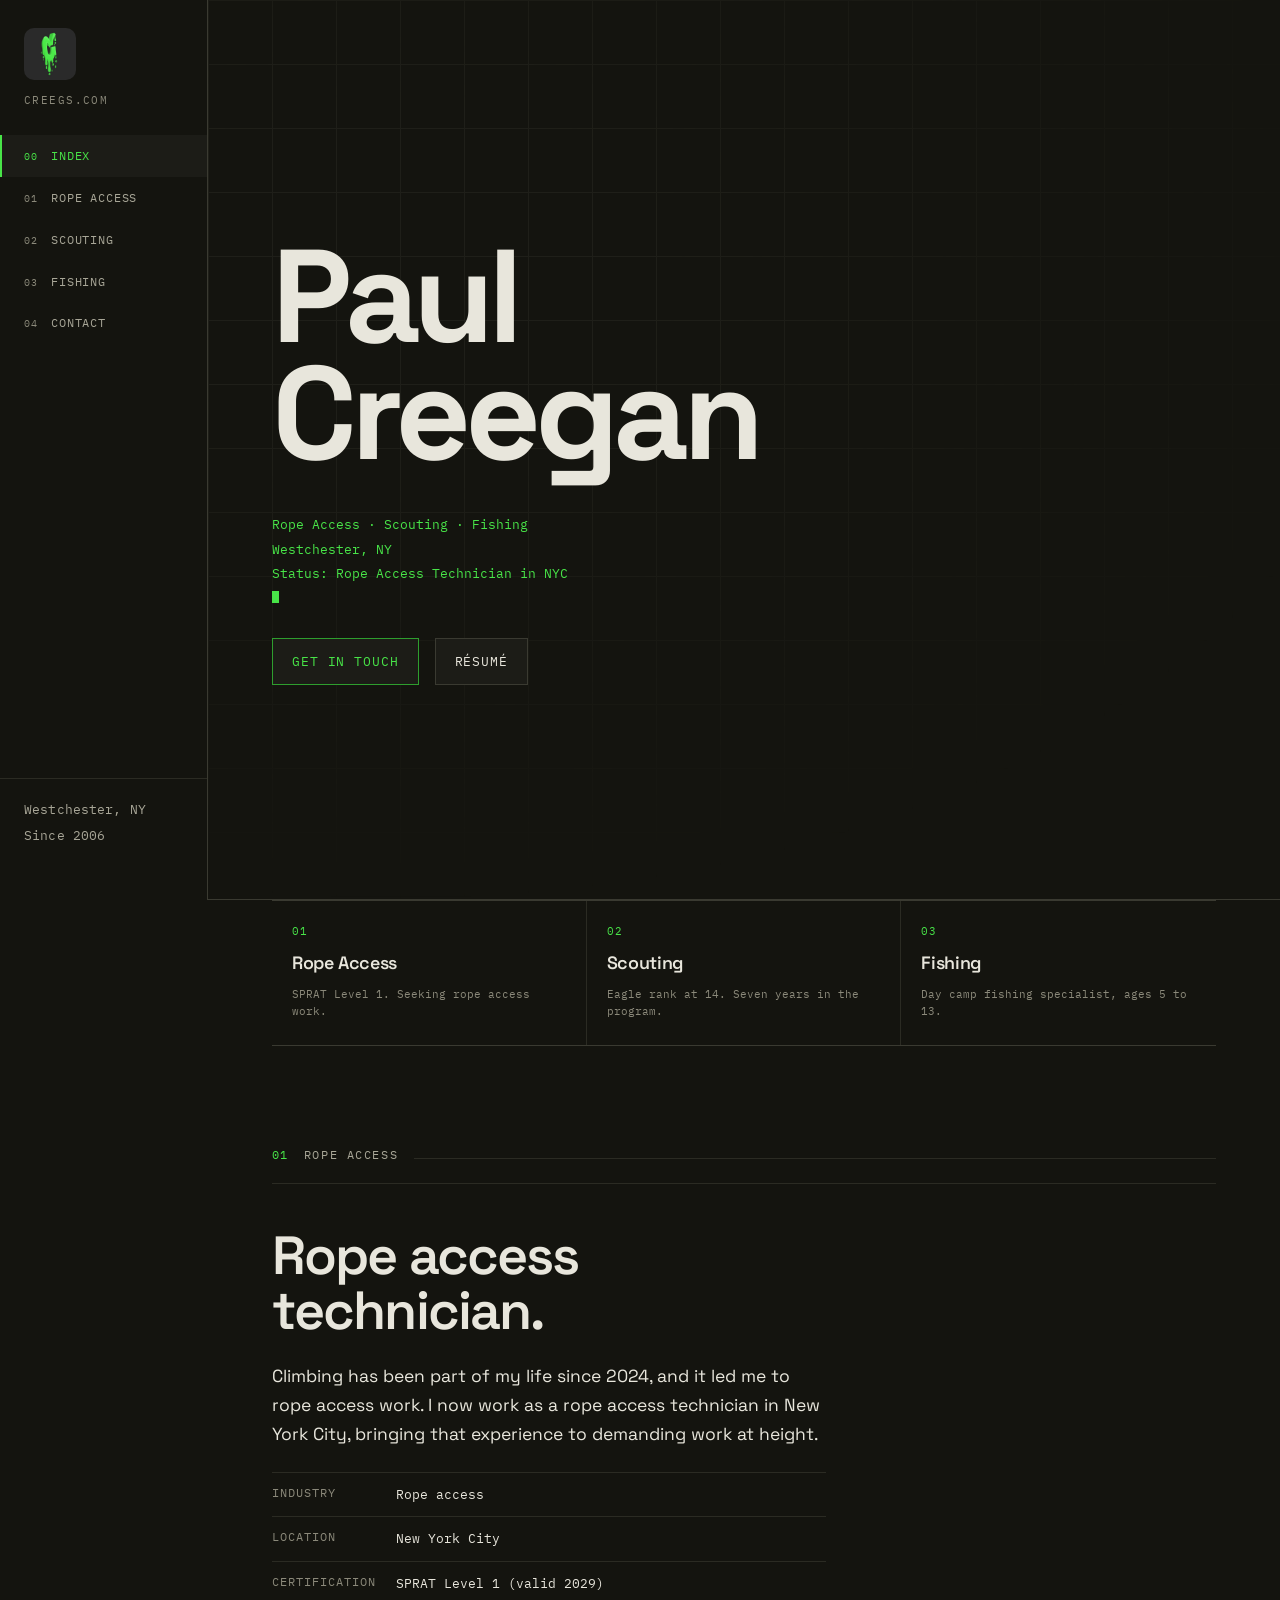
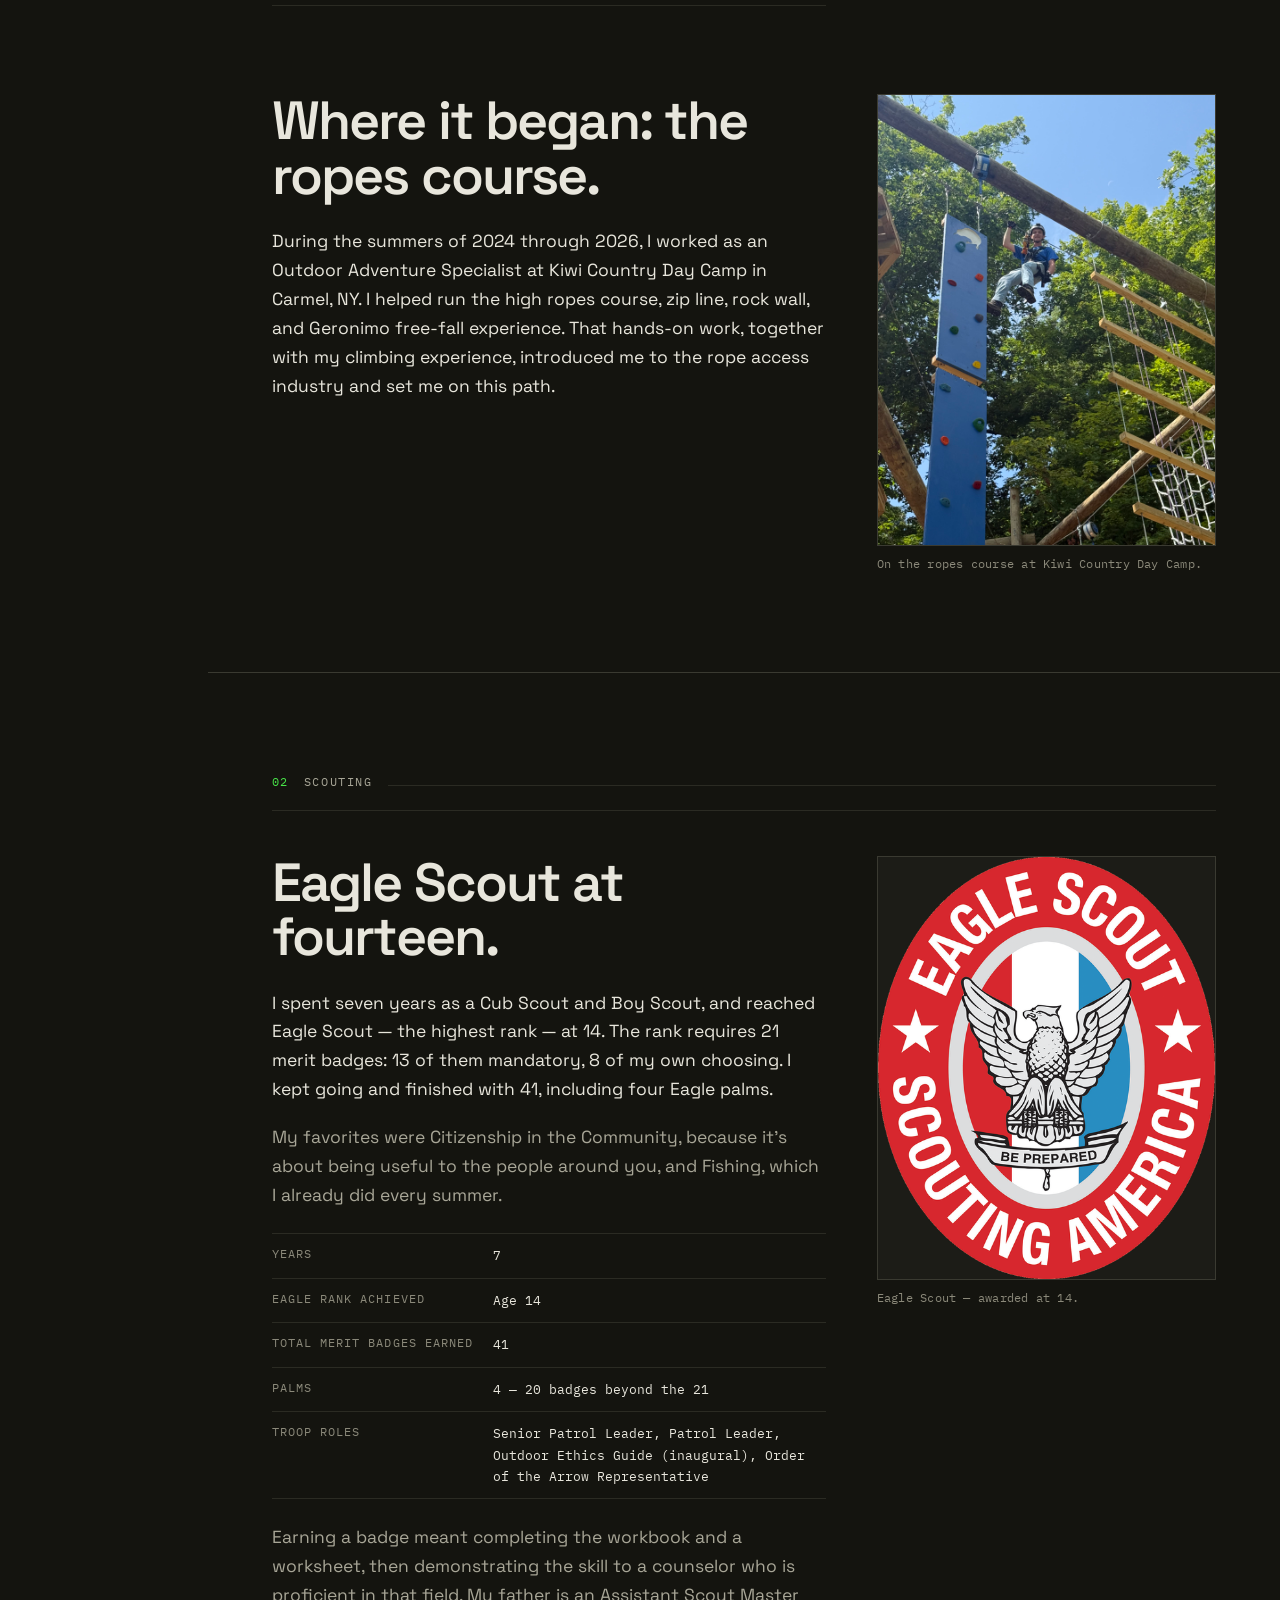
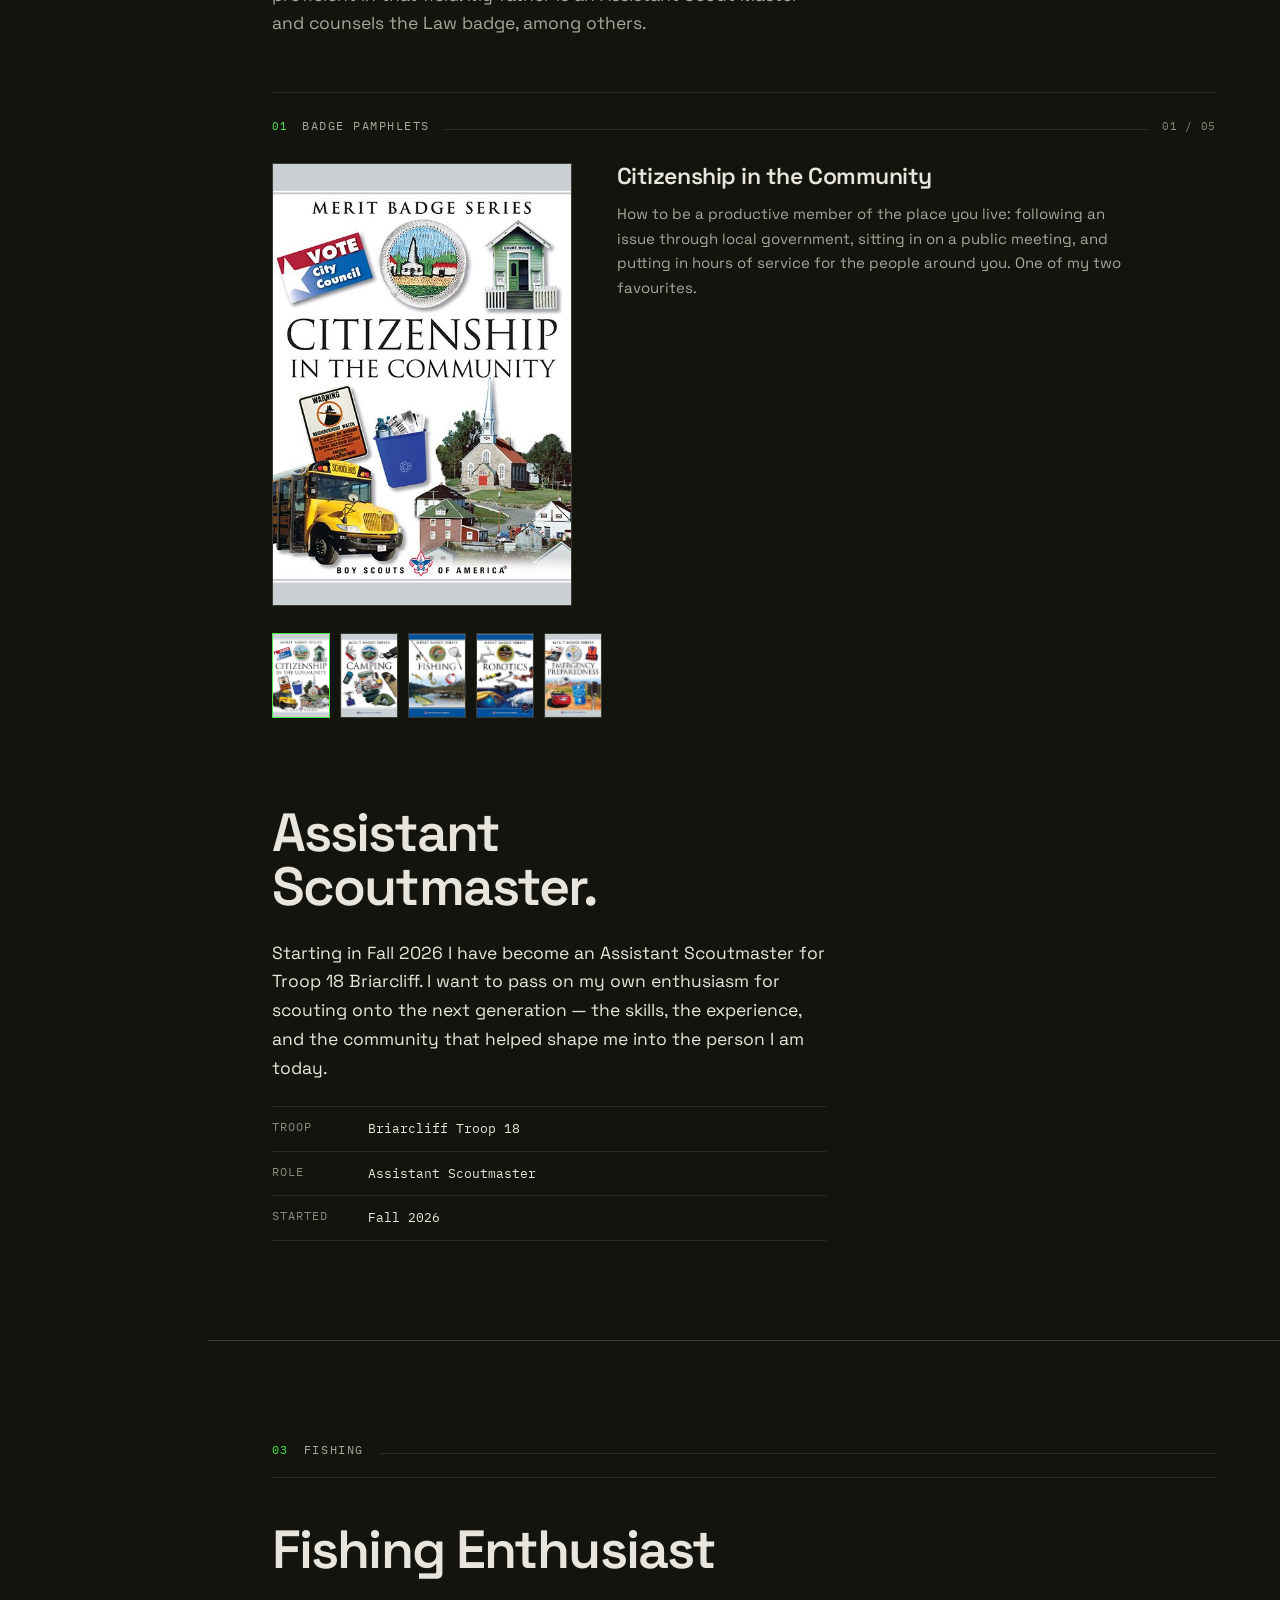
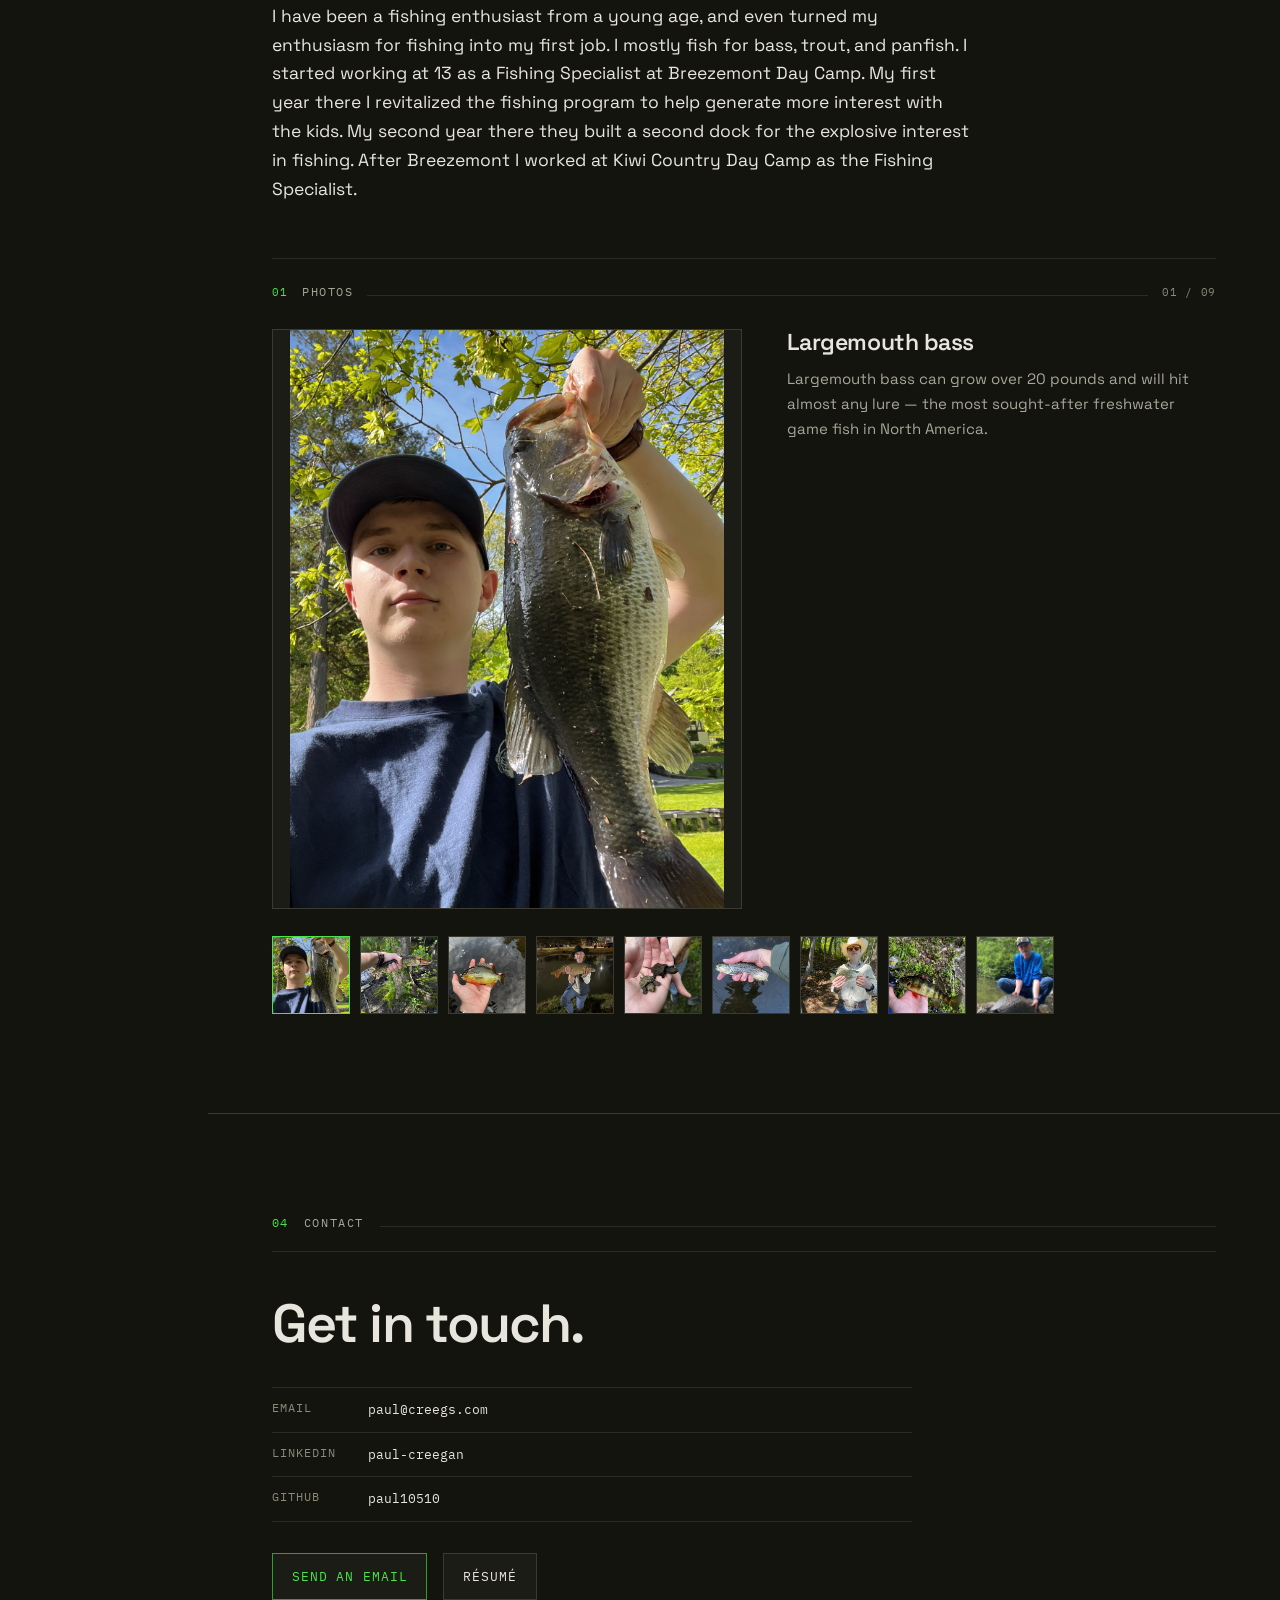
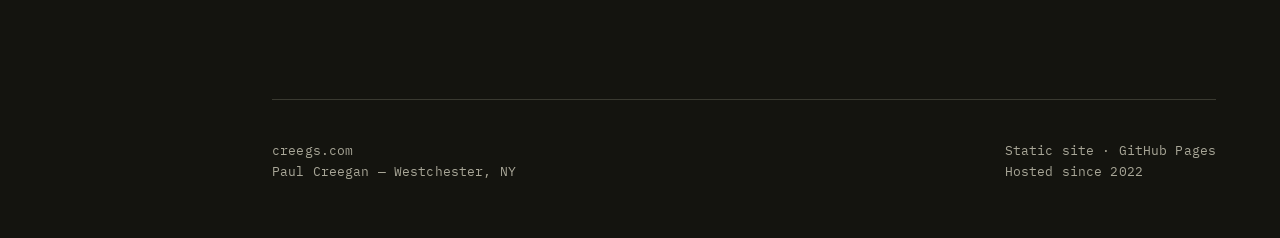
<file: index.html>
<!DOCTYPE html>
<html lang="en">
<head>
<meta charset="utf-8">
<meta name="viewport" content="width=device-width, initial-scale=1">
<title>Paul Creegan — creegs.com</title>
<meta name="description" content="Paul Creegan — Eagle Scout, SPRAT Level 1 rope access technician, Outdoor Adventure Specialist, computer builder and programmer. Westchester, NY.">
<link rel="icon" href="assets/img/logo.jpg" type="image/x-icon">
<meta property="og:image" content="https://creegs.com/assets/img/logo.jpg">
<link rel="preconnect" href="https://fonts.googleapis.com">
<link rel="preconnect" href="https://fonts.gstatic.com" crossorigin>
<link href="https://fonts.googleapis.com/css2?family=IBM+Plex+Mono:wght@400;500&family=Space+Grotesk:wght@400;500;600;700&display=swap" rel="stylesheet">
<link rel="stylesheet" href="assets/css/main.css">
</head>
<body>

<!-- fixed instrument rail -->
<aside class="rail">
  <div class="rail__mark">
    <img src="assets/img/logo.jpg" alt="" width="34" height="34">
    <span>creegs.com</span>
  </div>
  <nav class="rail__nav" aria-label="Sections">
    <a href="#top"><span class="n">00</span>Index</a>
    <a href="#rope"><span class="n">01</span>Rope Access</a>
    <a href="#scout"><span class="n">02</span>Scouting</a>
    <a href="#water"><span class="n">03</span>Fishing</a>
    <a href="#contact"><span class="n">04</span>Contact</a>
  </nav>
  <div class="rail__foot meta">
    <span>Westchester, NY</span>
    <span>Since 2006</span>
  </div>
</aside>

<!-- mobile tab bar -->
<div class="topbar">
  <div class="topbar__row">
    <div class="topbar__mark">
      <img src="assets/img/logo.jpg" alt="" width="24" height="24">
      <span>creegs.com</span>
    </div>
  </div>
  <nav class="topbar__nav" aria-label="Sections">
    <a href="#top">Index</a>
    <a href="#rope">Rope Access</a>
    <a href="#scout">Scouting</a>
    <a href="#water">Fishing</a>
    <a href="#contact">Contact</a>
  </nav>
</div>

<main class="main">

<!-- ══════════════ 00 · INDEX ══════════════ -->
<section class="hero" id="top">
  <div class="hero__grid" aria-hidden="true"></div>
  <div class="hero__inner">
    <div>
      <h1 class="hero__title">
        <span class="display">Paul<br>Creegan</span>
      </h1>
      <div class="hero__status" data-status aria-live="off"></div>
      <div class="hero__links">
        <a class="btn btn--primary" href="#contact">Get in touch</a>
        <a class="btn" href="resume.html">Résumé</a>
      </div>
    </div>
  </div>
</section>

<div class="wrap">
  <nav class="roles" aria-label="Identities">
    <a href="#rope"><span class="n">01</span><span class="t">Rope Access</span><span class="d">SPRAT Level 1. Seeking rope access work.</span></a>
    <a href="#scout"><span class="n">02</span><span class="t">Scouting</span><span class="d">Eagle rank at 14. Seven years in the program.</span></a>
    <a href="#water"><span class="n">03</span><span class="t">Fishing</span><span class="d">Day camp fishing specialist, ages 5 to 13.</span></a>
  </nav>
</div>

<!-- ══════════════ 01 · ROPE ACCESS ══════════════ -->
<section class="section" id="rope">
  <div class="wrap">
    <div class="section__head">
      <span class="section__num">01</span>
      <span class="section__label">Rope Access</span>
      <span class="section__rule" aria-hidden="true"></span>
    </div>

    <div class="split">
      <div class="stack">
        <h2 class="section-title">Rope access technician.</h2>
        <p class="prose">Climbing has been part of my life since 2024, and it led me to rope access work. I now work as a rope access technician in New York City, bringing that experience to demanding work at height.</p>
        <div class="dl">
          <div><dt>Industry</dt><dd>Rope access</dd></div>
          <div><dt>Location</dt><dd>New York City</dd></div>
          <div><dt>Certification</dt><dd>SPRAT Level 1 (valid 2029)</dd></div>
        </div>
      </div>
    </div>

    <div class="split" style="margin-top: clamp(48px, 7vw, 88px);">
      <div class="stack">
        <h2 class="section-title">Where it began: the ropes course.</h2>
        <p class="prose">During the summers of 2024 through 2026, I worked as an Outdoor Adventure Specialist at Kiwi Country Day Camp in Carmel, NY. I helped run the high ropes course, zip line, rock wall, and Geronimo free-fall experience. That hands-on work, together with my climbing experience, introduced me to the rope access industry and set me on this path.</p>
      </div>
      <figure>
        <img src="assets/img/ropes-course.jpg" alt="Climber on an elevated ropes course at Kiwi Country Day Camp" loading="lazy">
        <figcaption>On the ropes course at Kiwi Country Day Camp.</figcaption>
      </figure>
    </div>
  </div>
</section>

<!-- ══════════════ 02 · SCOUT ══════════════ -->
<section class="section" id="scout">
  <div class="wrap">
    <div class="section__head">
      <span class="section__num">02</span>
      <span class="section__label">Scouting</span>
      <span class="section__rule" aria-hidden="true"></span>
    </div>

    <div class="split">
      <div class="stack">
        <h2 class="section-title">Eagle Scout at fourteen.</h2>
        <p class="prose">I spent seven years as a Cub Scout and Boy Scout, and reached Eagle Scout — the highest rank — at 14. The rank requires 21 merit badges: 13 of them mandatory, 8 of my own choosing. I kept going and finished with 41, including four Eagle palms.</p>
        <p class="prose prose--dim">My favorites were Citizenship in the Community, because it's about being useful to the people around you, and Fishing, which I already did every summer.</p>
        <div class="dl">
          <div><dt>Years</dt><dd>7</dd></div>
          <div><dt>Eagle Rank achieved</dt><dd>Age 14</dd></div>
          <div><dt>Total Merit Badges earned</dt><dd>41</dd></div>
          <div><dt>Palms</dt><dd>4 — 20 badges beyond the 21</dd></div>
          <div>
            <dt>Troop roles</dt>
            <dd>Senior Patrol Leader, Patrol Leader,
Outdoor&nbsp;Ethics Guide (inaugural), Order of the Arrow Representative</dd>
          </div>
        </div>
        <p class="prose prose--dim">Earning a badge meant completing the workbook and a worksheet, then demonstrating the skill to a counselor who is proficient in that field. My father is an Assistant Scout Master and counsels the Law badge, among others.</p>
      </div>

      <figure>
        <img src="assets/img/eagle-scout.png" alt="Eagle Scout rank insignia: an eagle over a shield on a scroll reading Be Prepared" loading="lazy" width="520" height="652">
        <figcaption>Eagle Scout — awarded at 14.</figcaption>
      </figure>
    </div>

    <div class="gallery">
      <div class="gallery__head">
        <span class="gallery__num">01</span>
        <span class="gallery__label">Badge pamphlets</span>
        <span class="gallery__rule" aria-hidden="true"></span>
        <span class="gallery__count" id="galleryCount">01 / 05</span>
      </div>

      <div class="gallery__stage">
        <figure class="gallery__fig">
          <img id="galleryImg" src="assets/img/badge-citizenship.jpg" alt="Citizenship in the Community merit badge pamphlet" loading="lazy" width="470" height="700">
        </figure>
        <div class="gallery__meta">
          <h3 id="galleryTitle">Citizenship in the Community</h3>
          <p id="galleryDesc">How to be a productive member of the place you live: following an issue through local government, sitting in on a public meeting, and putting in hours of service for the people around you. One of my two favourites.</p>
        </div>
      </div>

      <div class="gallery__thumbs" role="group" aria-label="Merit badge pamphlets">
        <button class="gallery__thumb is-active" type="button" aria-pressed="true"
          data-src="assets/img/badge-citizenship.jpg"
          data-alt="Citizenship in the Community merit badge pamphlet"
          data-title="Citizenship in the Community"
          data-desc="How to be a productive member of the place you live: following an issue through local government, sitting in on a public meeting, and putting in hours of service for the people around you. One of my two favourites.">
          <img src="assets/img/badge-citizenship.jpg" alt="" loading="lazy" width="56" height="83">
        </button>
        <button class="gallery__thumb" type="button" aria-pressed="false"
          data-src="assets/img/badge-camping.jpg"
          data-alt="Camping merit badge pamphlet"
          data-title="Camping"
          data-desc="Required for Eagle. Planning a campout and then actually living it: picking a site, gear, food preparation, shelter, and the habits that leave a place the way you found it.">
          <img src="assets/img/badge-camping.jpg" alt="" loading="lazy" width="56" height="83">
        </button>
        <button class="gallery__thumb" type="button" aria-pressed="false"
          data-src="assets/img/badge-fishing.jpg"
          data-alt="Fishing merit badge pamphlet"
          data-title="Fishing"
          data-desc="The craft and the conservation side of the same hobby I teach all summer: tackle and knots, reading water, identifying species, and the regulations and catch practices that keep a fishery healthy.">
          <img src="assets/img/badge-fishing.jpg" alt="" loading="lazy" width="56" height="83">
        </button>
        <button class="gallery__thumb" type="button" aria-pressed="false"
          data-src="assets/img/badge-robotics.jpg"
          data-alt="Robotics merit badge pamphlet"
          data-title="Robotics"
          data-desc="Designing, building, and programming a machine that does a job: the engineering design process, sensors and actuators, drive systems, and a look at where robotics is heading. STEM-based, with a Nova award.">
          <img src="assets/img/badge-robotics.jpg" alt="" loading="lazy" width="56" height="83">
        </button>
        <button class="gallery__thumb" type="button" aria-pressed="false"
          data-src="assets/img/badge-eprep.jpg"
          data-alt="Emergency Preparedness merit badge pamphlet"
          data-title="Emergency Preparedness"
          data-desc="Getting ready for the emergencies you hope never happen: a family plan, a kit, and knowing your role — then the response itself, from triage to calling for help to the different kinds of disaster you might face.">
          <img src="assets/img/badge-eprep.jpg" alt="" loading="lazy" width="56" height="83">
        </button>
      </div>
    </div>

  <div class="split" style="margin-top: clamp(48px, 7vw, 88px);">
    <div class="stack">
      <h2 class="section-title">Assistant Scoutmaster.</h2>
      <p class="prose">Starting in Fall 2026 I have become an Assistant Scoutmaster for Troop 18 Briarcliff. I want to pass on my own enthusiasm for scouting onto the next generation — the skills, the experience, and the community that helped shape me into the person I am today.</p>
      <div class="dl">
        <div><dt>Troop</dt><dd>Briarcliff Troop 18</dd></div>
        <div><dt>Role</dt><dd>Assistant Scoutmaster</dd></div>
        <div><dt>Started</dt><dd>Fall 2026</dd></div>
      </div>
    </div>
  </div>
</div>
</section>

<!-- ══════════════ 03 · WATER ══════════════ -->
<section class="section" id="water">
  <div class="wrap">
    <div class="section__head">
      <span class="section__num">03</span>
      <span class="section__label">Fishing</span>
      <span class="section__rule" aria-hidden="true"></span>
    </div>

    <div class="stack">
      <h2 class="section-title">Fishing Enthusiast</h2>
      <p class="prose">I have been a fishing enthusiast from a young age, and even turned my enthusiasm for fishing into my first job. I mostly fish for bass, trout, and panfish. I started working at 13 as a Fishing Specialist at Breezemont Day Camp. My first year there I revitalized the fishing program to help generate more interest with the kids. My second year there they built a second dock for the explosive interest in fishing. After Breezemont I worked at Kiwi Country Day Camp as the Fishing Specialist.</p>
    </div>

    <div class="gallery gallery--photos">
      <div class="gallery__head">
        <span class="gallery__num">01</span>
        <span class="gallery__label">Photos</span>
        <span class="gallery__rule" aria-hidden="true"></span>
        <span class="gallery__count" id="photosCount">01 / 09</span>
      </div>

      <div class="gallery__stage">
        <figure class="gallery__fig">
          <img id="photosImg" src="assets/img/fishing-1619.jpg" alt="A largemouth bass held up by the lower jaw" loading="lazy" width="1200" height="1600">
        </figure>
        <div class="gallery__meta">
          <h3 id="photosTitle">Largemouth bass</h3>
          <p id="photosCaption">Largemouth bass can grow over 20 pounds and will hit almost any lure — the most sought-after freshwater game fish in North America.</p>
        </div>
      </div>

      <div class="gallery__thumbs" role="group" aria-label="Fishing photos">
        <button class="gallery__thumb is-active" type="button" aria-pressed="true"
          data-src="assets/img/fishing-1619.jpg" data-alt="A largemouth bass held up by the lower jaw"
          data-title="Largemouth bass"
          data-desc="Largemouth bass can grow over 20 pounds and will hit almost any lure — they are the most sought-after freshwater game fish in North America.">
          <img src="assets/img/fishing-1619.jpg" alt="" loading="lazy" width="76" height="76">
        </button>
        <button class="gallery__thumb" type="button" aria-pressed="false"
          data-src="assets/img/fishing-1662.jpg" data-alt="A chain pickerel held by the lower jaw"
          data-title="Chain pickerel"
          data-desc="Chain pickerel have needle-sharp teeth and ambush prey like miniature pike — they can bite through mono line in a heartbeat.">
          <img src="assets/img/fishing-1662.jpg" alt="" loading="lazy" width="76" height="76">
        </button>
        <button class="gallery__thumb" type="button" aria-pressed="false"
          data-src="assets/img/fishing-1831.jpg" data-alt="A redbreast sunfish resting in an open palm"
          data-title="Redbreast sunfish"
          data-desc="Redbreast sunfish get their name from a bright orange-red belly and are one of the most colorful sunfish in North America.">
          <img src="assets/img/fishing-1831.jpg" alt="" loading="lazy" width="76" height="76">
        </button>
        <button class="gallery__thumb" type="button" aria-pressed="false"
          data-src="assets/img/fishing-3554.jpg" data-alt="A common carp held with both hands at night"
          data-title="Common carp"
          data-desc="Common carp can live over 40 years and weigh more than 80 pounds — they were introduced to the U.S. in the 1870s for food fish.">
          <img src="assets/img/fishing-3554.jpg" alt="" loading="lazy" width="76" height="76">
        </button>
        <button class="gallery__thumb" type="button" aria-pressed="false"
          data-src="assets/img/fishing-3598.jpg" data-alt="Two baby snapping turtles held in a cupped palm"
          data-title="Baby snappers"
          data-desc="Baby snapping turtles start life as tiny hatchlings about an inch long — by adulthood they can weigh over 50 pounds.">
          <img src="assets/img/fishing-3598.jpg" alt="" loading="lazy" width="76" height="76">
        </button>
        <button class="gallery__thumb" type="button" aria-pressed="false"
          data-src="assets/img/fishing-4005.jpg" data-alt="A brown trout held by the lower jaw over dark stream water"
          data-title="Brown trout"
          data-desc="Brown trout have red and black spots with orange-edged spots and prefer cold, clear streams — they are not native to North America.">
          <img src="assets/img/fishing-4005.jpg" alt="" loading="lazy" width="76" height="76">
        </button>
        <button class="gallery__thumb" type="button" aria-pressed="false"
          data-src="assets/img/fishing-4387.jpg" data-alt="A crappie held horizontally with both hands in a sunlit forest"
          data-title="Crappie"
          data-desc="Crappie are one of the most popular panfish — black crappie have dark blotches while white crappie have vertical bars.">
          <img src="assets/img/fishing-4387.jpg" alt="" loading="lazy" width="76" height="76">
        </button>
        <button class="gallery__thumb" type="button" aria-pressed="false"
          data-src="assets/img/fishing-4394.jpg" data-alt="A yellow perch held in an open palm on a vegetated bank"
          data-title="Yellow perch"
          data-desc="Yellow perch travel in schools and are named for their bright yellow-gold bodies with six to eight dark vertical bars.">
          <img src="assets/img/fishing-4394.jpg" alt="" loading="lazy" width="76" height="76">
        </button>
        <button class="gallery__thumb" type="button" aria-pressed="false"
          data-src="assets/img/fishing-4539.jpg" data-alt="A huge common snapping turtle held on a rocky riverbank"
          data-title="Common snapping turtle"
          data-desc="This is a huge common snapping turtle — they have powerful jaws, a long tail, and can live over 50 years in the wild.">
          <img src="assets/img/fishing-4539.jpg" alt="" loading="lazy" width="76" height="76">
        </button>
      </div>
    </div>
  </div>
</section>

<!-- ══════════════ 04 · CONTACT ══════════════ -->
<section class="section" id="contact">
  <div class="wrap">
    <div class="section__head">
      <span class="section__num">04</span>
      <span class="section__label">Contact</span>
      <span class="section__rule" aria-hidden="true"></span>
    </div>

    <div class="contact">
      <h2 class="section-title">Get in touch.</h2>
      <div class="dl">
        <div><dt>Email</dt><dd><a href="mailto:paul@creegs.com">paul@creegs.com</a></dd></div>
        <div><dt>LinkedIn</dt><dd><a href="https://www.linkedin.com/in/paul-creegan" target="_blank" rel="noopener">paul-creegan</a></dd></div>
        <div><dt>GitHub</dt><dd><a href="https://github.com/paul10510" target="_blank" rel="noopener">paul10510</a></dd></div>
      </div>
      <div class="contact__cta">
        <a class="btn btn--primary" href="mailto:paul@creegs.com">Send an email</a>
        <a class="btn" href="resume.html">Résumé</a>
      </div>
    </div>
  </div>
</section>

<div class="wrap">
  <footer class="foot">
    <div class="meta">
      <div>creegs.com</div>
      <div>Paul Creegan — Westchester, NY</div>
    </div>
    <div class="meta">
      <div>Static site · GitHub Pages</div>
      <div>Hosted since 2022</div>
    </div>
  </footer>
</div>

</main>

<script src="assets/js/main.js" defer></script>
</body>
</html>
</file>
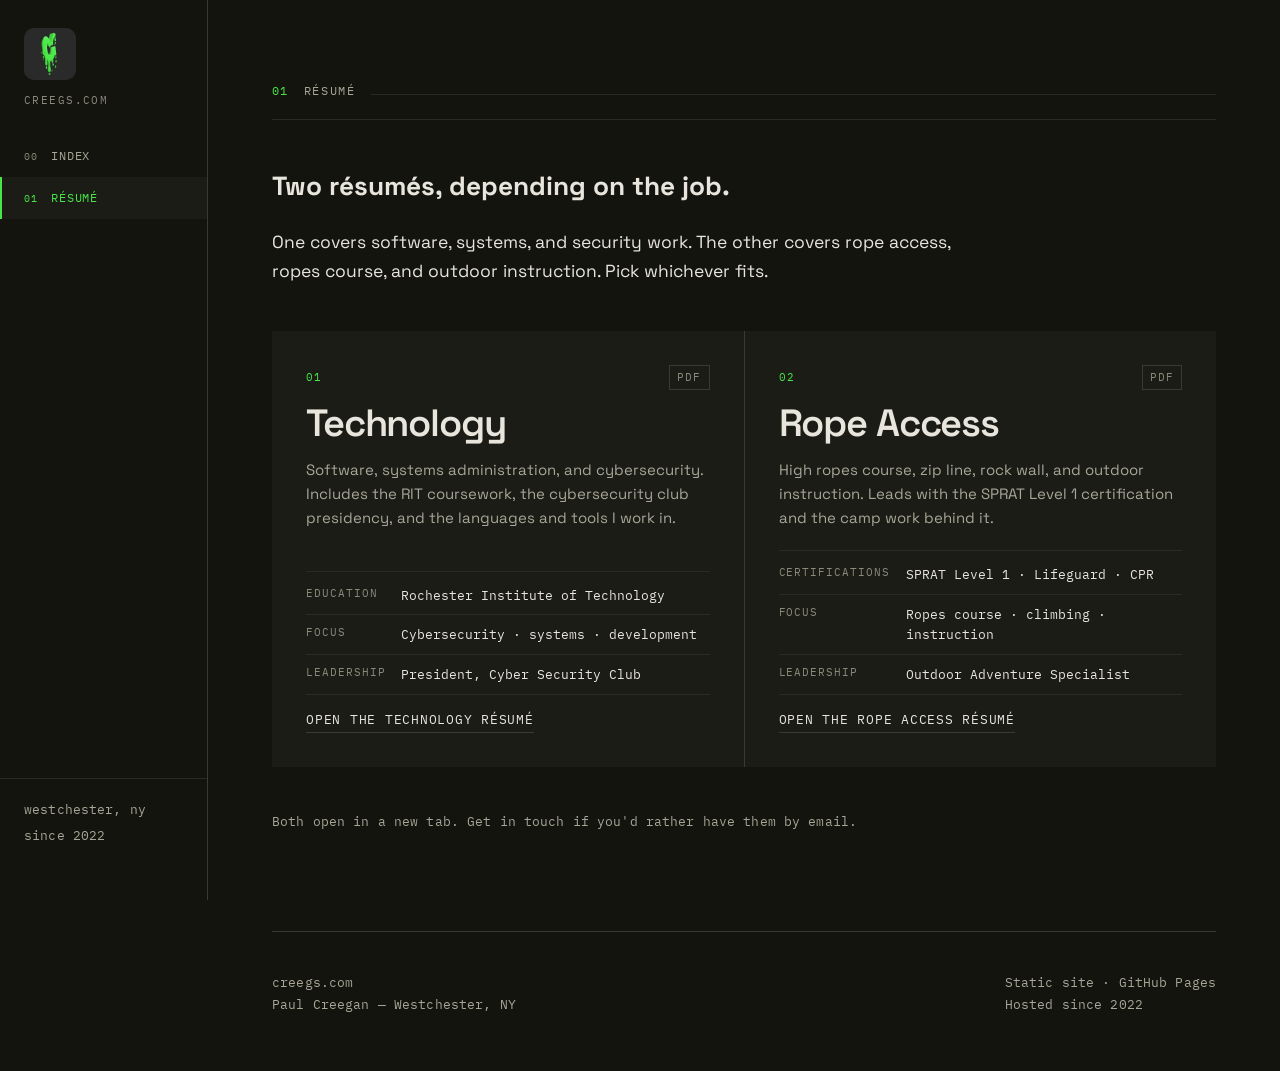
<file: resume.html>
<!DOCTYPE html>
<html lang="en">
<head>
<meta charset="utf-8">
<meta name="viewport" content="width=device-width, initial-scale=1">
<title>Résumé — Paul Creegan</title>
<meta name="description" content="Paul Creegan's résumés: technology and rope access.">
<link rel="icon" href="assets/img/favicon.ico" type="image/x-icon">
<link rel="preconnect" href="https://fonts.googleapis.com">
<link rel="preconnect" href="https://fonts.gstatic.com" crossorigin>
<link href="https://fonts.googleapis.com/css2?family=IBM+Plex+Mono:wght@400;500&family=Space+Grotesk:wght@400;500;600;700&display=swap" rel="stylesheet">
<link rel="stylesheet" href="assets/css/main.css">
<link rel="stylesheet" href="assets/css/resume.css">
</head>
<body class="page-resume">

<aside class="rail">
  <div class="rail__mark">
    <img src="assets/img/logo.jpg" alt="" width="52" height="52">
    <span>creegs.com</span>
  </div>
  <nav class="rail__nav" aria-label="Pages">
    <a href="index.html"><span class="n">00</span>Index</a>
    <a href="resume.html" class="is-active"><span class="n">01</span>Résumé</a>
  </nav>
  <div class="rail__foot meta">
    <span>westchester, ny</span>
    <span>since 2022</span>
  </div>
</aside>

<div class="topbar">
  <div class="topbar__row">
    <div class="topbar__mark">
      <img src="assets/img/logo.jpg" alt="" width="34" height="34">
      <span>creegs.com</span>
    </div>
  </div>
  <nav class="topbar__nav" aria-label="Pages">
    <a href="index.html">Index</a>
    <a href="resume.html" class="is-active">Résumé</a>
  </nav>
</div>

<main class="main">
  <section class="section">
    <div class="wrap">
      <div class="section__head">
        <span class="section__num">01</span>
        <span class="section__label">Résumé</span>
        <span class="section__rule" aria-hidden="true"></span>
      </div>

      <h1 class="section-title">Two résumés, depending on the job.</h1>
      <p class="prose" style="margin-top:20px">One covers software, systems, and security work. The other covers rope access, ropes course, and outdoor instruction. Pick whichever fits.</p>

      <div class="choices">
        <a class="choice" href="assets/paul-creegan-tech.pdf" target="_blank" rel="noopener">
          <div class="choice__top">
            <span class="choice__n">01</span>
            <span class="choice__tag">PDF</span>
          </div>
          <h2 class="choice__title">Technology</h2>
          <p class="choice__desc">Software, systems administration, and cybersecurity. Includes the RIT coursework, the cybersecurity club presidency, and the languages and tools I work in.</p>
          <dl class="choice__facts">
            <div><dt>Education</dt><dd>Rochester Institute of Technology</dd></div>
            <div><dt>Focus</dt><dd>Cybersecurity · systems · development</dd></div>
            <div><dt>Leadership</dt><dd>President, Cyber Security Club</dd></div>
          </dl>
          <span class="choice__cta">Open the technology résumé</span>
        </a>

        <a class="choice" href="assets/paul-creegan-rope-access.pdf" target="_blank" rel="noopener">
          <div class="choice__top">
            <span class="choice__n">02</span>
            <span class="choice__tag">PDF</span>
          </div>
          <h2 class="choice__title">Rope Access</h2>
          <p class="choice__desc">High ropes course, zip line, rock wall, and outdoor instruction. Leads with the SPRAT Level 1 certification and the camp work behind it.</p>
          <dl class="choice__facts">
            <div><dt>Certifications</dt><dd>SPRAT Level 1 · Lifeguard · CPR</dd></div>
            <div><dt>Focus</dt><dd>Ropes course · climbing · instruction</dd></div>
            <div><dt>Leadership</dt><dd>Outdoor Adventure Specialist</dd></div>
          </dl>
          <span class="choice__cta">Open the rope access résumé</span>
        </a>
      </div>

      <p class="meta" style="margin-top:44px">Both open in a new tab. <a href="index.html#contact">Get in touch</a> if you'd rather have them by email.</p>
    </div>
  </section>

  <div class="wrap">
    <footer class="foot">
      <div class="meta">
        <div>creegs.com</div>
        <div>Paul Creegan — Westchester, NY</div>
      </div>
      <div class="meta">
        <div>Static site · GitHub Pages</div>
        <div>Hosted since 2022</div>
      </div>
    </footer>
  </div>
</main>

</body>
</html>
</file>
<file: assets/css/main.css>
/* ============================================================
   creegs.com — Instrument Panel
   Colors sampled from the logo (lime #48e448 on charcoal).
   ============================================================ */

:root {
  /* — ground — */
  --void:      #14140f;
  --panel:     #1c1c17;
  --panel-2:   #26261f;
  --rule:      #3a3a31;
  --rule-soft: #2b2b23;

  /* — ink — */
  --ink:       #e8e6dc;
  --ink-dim:   #a8a697;   /* 7.0:1 on --void, passes AA for small text */
  --ink-faint: #8b897a;   /* 4.6:1 on --void, passes AA — captions must stay legible */

  /* — accent: logo lime, used sparingly — */
  --lime:      #48e448;
  --lime-lo:   #2e9e2e;
  --lime-hi:   #8ff08a;

  /* — type — */
  --sans: "Space Grotesk", "Helvetica Neue", Arial, sans-serif;
  --mono: "IBM Plex Mono", "SFMono-Regular", Menlo, Consolas, monospace;

  /* — metrics — */
  --rail: 208px;
  --gutter: clamp(20px, 5vw, 72px);
  --measure: 64ch;
}

/* ============================================================
   reset
   ============================================================ */
*, *::before, *::after { box-sizing: border-box; }
* { margin: 0; padding: 0; }

html {
  /* No scroll-behavior:smooth here. In this browser it blocks anchor
     navigation outright — clicking a nav link left scrollY at 0 — and a
     dead nav is far worse than a jump instead of a glide. */
  scroll-padding-top: 24px;
}

body {
  background: var(--void);
  color: var(--ink);
  font-family: var(--sans);
  font-size: clamp(16px, 0.55vw + 14px, 17.5px);
  line-height: 1.65;
  font-weight: 400;
  -webkit-font-smoothing: antialiased;
  text-rendering: optimizeLegibility;
  overflow-x: hidden;
}

img, video { display: block; max-width: 100%; height: auto; }
a { color: var(--ink); text-decoration: none; }

::selection { background: var(--lime); color: var(--void); }

:focus-visible {
  outline: 2px solid var(--lime);
  outline-offset: 3px;
}

/* ============================================================
   type scale
   ============================================================ */
.display {
  font-size: clamp(52px, 11vw, 132px);
  line-height: 0.88;
  letter-spacing: -0.045em;
  font-weight: 700;
}

h2.section-title {
  font-size: clamp(30px, 4.2vw, 54px);
  line-height: 1.02;
  letter-spacing: -0.035em;
  font-weight: 600;
}

h3 {
  font-size: clamp(19px, 1.6vw, 23px);
  line-height: 1.2;
  letter-spacing: -0.02em;
  font-weight: 600;
}

h4 {
  font-family: var(--mono);
  font-size: 12px;
  font-weight: 500;
  letter-spacing: 0.09em;
  color: var(--ink-dim);
  text-transform: uppercase;
}

/* mono metadata — the old site shouted these in Courier */
.meta {
  font-family: var(--mono);
  font-size: 12.5px;
  line-height: 1.7;
  color: var(--ink-dim);
  letter-spacing: 0.01em;
}
.meta a { color: var(--ink-dim); }
.meta a:hover { color: var(--lime); }

.prose { max-width: var(--measure); color: var(--ink); }
.prose + .prose { margin-top: 1.1em; }
.prose--dim { color: var(--ink-dim); }

/* ============================================================
   layout shell
   ============================================================ */
.shell { display: flex; min-height: 100vh; }

.rail {
  position: fixed;
  inset: 0 auto 0 0;
  width: var(--rail);
  border-right: 1px solid var(--rule);
  background: var(--void);
  display: flex;
  flex-direction: column;
  padding: 28px 0 24px;
  z-index: 40;
}

.rail__mark { padding: 0 24px 26px; }

.rail__mark img {
  width: 52px;
  height: 52px;
  border-radius: 10px;
}

.rail__mark span {
  display: block;
  margin-top: 11px;
  font-family: var(--mono);
  font-size: 11px;
  letter-spacing: 0.13em;
  color: var(--ink-faint);
  text-transform: uppercase;
}

.rail__nav { display: flex; flex-direction: column; }

.rail__nav a {
  font-family: var(--mono);
  font-size: 12px;
  letter-spacing: 0.07em;
  text-transform: uppercase;
  color: var(--ink-dim);
  padding: 11px 24px 11px 22px;
  border-left: 2px solid transparent;
  display: flex;
  gap: 12px;
  align-items: baseline;
  transition: color 140ms ease, border-color 140ms ease, background 140ms ease;
}
.rail__nav a .n {
  font-size: 10px;
  color: var(--ink-faint);
  font-variant-numeric: tabular-nums;
  min-width: 15px;
}
.rail__nav a:hover { color: var(--ink); background: var(--panel); }
.rail__nav a.is-active {
  color: var(--lime);
  border-left-color: var(--lime);
  background: var(--panel);
}
.rail__nav a.is-active .n { color: var(--lime); }

.rail__foot {
  margin-top: auto;
  padding: 20px 24px 30px;
  border-top: 1px solid var(--rule-soft);
  display: flex;
  flex-direction: column;
  gap: 5px;
}

.main {
  margin-left: var(--rail);
  flex: 1;
  min-width: 0; /* let grids shrink instead of overflowing */
}

.wrap {
  max-width: 1180px;
  padding: 0 var(--gutter);
}

/* ============================================================
   hero
   ============================================================ */
.hero {
  position: relative;
  min-height: min(100svh, 940px);
  display: flex;
  flex-direction: column;
  justify-content: center;
  padding: clamp(48px, 9vh, 110px) var(--gutter) 56px;
  border-bottom: 1px solid var(--rule);
  overflow: hidden;
}

/* the hairline instrument grid, at very low opacity */
.hero__grid {
  position: absolute;
  inset: 0;
  background-image:
    linear-gradient(to right, var(--rule-soft) 1px, transparent 1px),
    linear-gradient(to bottom, var(--rule-soft) 1px, transparent 1px);
  background-size: 64px 64px;
  opacity: 0.5;
  mask-image: radial-gradient(120% 90% at 18% 30%, #000 20%, transparent 78%);
  -webkit-mask-image: radial-gradient(120% 90% at 18% 30%, #000 20%, transparent 78%);
  pointer-events: none;
}

/* the hero is a single column now — no right-hand readout */
.hero__inner { position: relative; max-width: 1180px; }

/* ============================================================
   hero status — the green terminal lines, now below the name
   ============================================================ */
.hero__status {
  font-family: var(--mono);
  font-size: clamp(13px, 1.05vw, 16px);
  line-height: 1.8;
  color: var(--lime);
  /* reserve the final height (3 lines + caret) so nothing shifts as the
     lines type in — the reserved box is what the settled state occupies */
  min-height: calc(3 * 1.8em + 1.2em);
  margin-top: clamp(26px, 4.5vh, 48px);
  margin-bottom: 0;
}
.hero__status .line { display: block; white-space: pre-wrap; }
.hero__status .caret {
  display: inline-block;
  width: 0.5em;
  height: 0.9em;
  background: var(--lime);
  /* the caret is a separate block, so tighten its line box and pull it up
     onto the text's x-height instead of letting it drift down a full line */
  margin-top: 0.34em;
  vertical-align: -0.1em;
}
.hero__status .caret.is-blinking { animation: blink 1.06s steps(1) infinite; }
@keyframes blink { 50% { opacity: 0; } }

.hero__title { margin-bottom: clamp(24px, 4vh, 40px); }
.hero__title .display { color: var(--ink); }
.hero__title .display em {
  font-style: normal;
  color: var(--lime);
}

.hero__links {
  margin-top: clamp(22px, 3.2vh, 34px);
  display: flex;
  flex-wrap: wrap;
  gap: 12px 16px;
}

/* ============================================================
   sections
   ============================================================ */
.section {
  padding: clamp(72px, 11vh, 132px) 0;
  border-bottom: 1px solid var(--rule);
}
.section:last-of-type { border-bottom: 0; }

.section__head {
  display: flex;
  align-items: baseline;
  gap: 16px;
  margin-bottom: clamp(36px, 5vh, 60px);
  padding-bottom: 18px;
  border-bottom: 1px solid var(--rule-soft);
}
.section__num {
  font-family: var(--mono);
  font-size: 12px;
  color: var(--lime);
  font-variant-numeric: tabular-nums;
  letter-spacing: 0.08em;
}
.section__label {
  font-family: var(--mono);
  font-size: 12px;
  letter-spacing: 0.13em;
  text-transform: uppercase;
  color: var(--ink-dim);
}
.section__rule {
  flex: 1;
  height: 1px;
  background: var(--rule-soft);
}

/* asymmetric two-column: prose left, media bleeding right */
.split {
  display: grid;
  grid-template-columns: minmax(0, 62fr) minmax(0, 38fr);
  gap: clamp(28px, 4vw, 64px);
  align-items: start;
}

/* grid items default to min-width:auto, so a long unbreakable string inside a
   column (the Monero address, the parts list) forces the track wider than the
   viewport. Every grid/flex child that holds text must be allowed to shrink. */
.split > *,
.roles > *,
.hero__inner > * { min-width: 0; }

.stack > * + * { margin-top: clamp(20px, 2.6vh, 30px); }
.stack--tight > * + * { margin-top: 14px; }
/* give the readouts room to breathe inside a stack */
.stack .terminal { margin-top: 22px; }

/* ============================================================
   media
   ============================================================ */
figure { margin: 0; }

figure img,
figure video,
figure svg {
  width: 100%;
  border: 1px solid var(--rule);
  background: var(--panel);
}

figcaption {
  margin-top: 9px;
  font-family: var(--mono);
  font-size: 11.5px;
  line-height: 1.55;
  color: var(--ink-faint);
  letter-spacing: 0.02em;
  overflow-wrap: anywhere; /* the Monero address is 95 chars of unbroken text */
}

/* an address this long has to break or it pushes the page wide */
figcaption {
  overflow-wrap: anywhere;
}

/* ============================================================
   contact — one column now that the QR is gone; the two buttons
   at the bottom give the page somewhere to end
   ============================================================ */
.contact { max-width: 640px; }
.contact .section-title { margin-bottom: clamp(26px, 4vh, 40px); }
.contact__cta {
  display: flex;
  flex-wrap: wrap;
  gap: 12px 16px;
  margin-top: clamp(24px, 3.5vh, 38px);
}

/* the one dark readout — a real terminal, not decoration */
.terminal {
  background: var(--panel-2);
  border: 1px solid var(--rule);
  border-left: 2px solid var(--lime);
  padding: 18px 20px;
  font-family: var(--mono);
  font-size: 13px;
  line-height: 1.85;
  color: var(--ink);
  overflow-x: auto;
  white-space: pre;
}
.terminal .k { color: var(--lime); }
.terminal .c { color: var(--ink-faint); }

/* ============================================================
   link + button treatments
   ============================================================ */
.link {
  display: inline-flex;
  align-items: center;
  gap: 7px;
  font-family: var(--mono);
  font-size: 12.5px;
  letter-spacing: 0.06em;
  text-transform: uppercase;
  color: var(--ink);
  border-bottom: 1px solid var(--rule);
  padding-bottom: 3px;
  transition: color 140ms ease, border-color 140ms ease;
}
.link:hover { color: var(--lime); border-color: var(--lime); }

.btn {
  display: inline-flex;
  align-items: center;
  gap: 9px;
  font-family: var(--mono);
  font-size: 12.5px;
  letter-spacing: 0.07em;
  text-transform: uppercase;
  padding: 12px 19px;
  border: 1px solid var(--rule);
  color: var(--ink);
  background: var(--panel);
  transition: border-color 140ms ease, color 140ms ease, background 140ms ease;
  cursor: pointer;
}
.btn:hover { border-color: var(--lime); color: var(--lime); }
.btn--primary { border-color: var(--lime-lo); color: var(--lime); }
.btn--primary:hover { background: var(--lime); color: var(--void); border-color: var(--lime); }

/* ============================================================
   data list — the tabular parts list
   ============================================================ */
.dl {
  display: grid;
  grid-template-columns: minmax(96px, auto) 1fr;
  border-top: 1px solid var(--rule-soft);
}
.dl > div {
  display: contents;
}
.dl dt,
.dl dd {
  padding: 11px 0;
  border-bottom: 1px solid var(--rule-soft);
}
.dl dt {
  font-family: var(--mono);
  font-size: 11.5px;
  letter-spacing: 0.09em;
  text-transform: uppercase;
  color: var(--ink-faint);
  padding-right: 20px;
}
.dl dd {
  font-family: var(--mono);
  font-size: 13px;
  color: var(--ink);
  font-variant-numeric: tabular-nums;
}

/* ============================================================
   merit badge gallery — click-through pamphlets with descriptions.
   Hairlines and mono labels only; lime marks the active thumb.
   ============================================================ */
.gallery {
  margin-top: clamp(44px, 6vh, 72px);
  border-top: 1px solid var(--rule-soft);
  padding-top: 24px;
}

.gallery__head {
  display: flex;
  align-items: baseline;
  gap: 14px;
  margin-bottom: clamp(22px, 3vh, 32px);
}
.gallery__num {
  font-family: var(--mono);
  font-size: 11px;
  letter-spacing: 0.1em;
  color: var(--lime);
}
.gallery__label {
  font-family: var(--mono);
  font-size: 11.5px;
  letter-spacing: 0.13em;
  text-transform: uppercase;
  color: var(--ink-dim);
}
.gallery__rule { flex: 1; height: 1px; background: var(--rule-soft); }
.gallery__count {
  font-family: var(--mono);
  font-size: 11px;
  color: var(--ink-faint);
  font-variant-numeric: tabular-nums;
  letter-spacing: 0.06em;
}

.gallery__stage {
  display: grid;
  grid-template-columns: minmax(0, 300px) minmax(0, 1fr);
  gap: clamp(24px, 3.5vw, 48px);
  align-items: start;
}

.gallery__fig { margin: 0; min-width: 0; }
.gallery__fig img {
  width: 100%;
  border: 1px solid var(--rule);
  background: var(--panel);
  aspect-ratio: 225 / 332;
  object-fit: cover;
}

.gallery__meta { min-width: 0; }
.gallery__meta h3 {
  font-size: clamp(20px, 1.8vw, 26px);
  line-height: 1.15;
  letter-spacing: -0.02em;
  margin-bottom: 12px;
}
.gallery__meta p {
  color: var(--ink-dim);
  max-width: 52ch;
  font-size: 15px;
  line-height: 1.65;
}

/* the fade when a pamphlet changes — motion that answers a click */
.gallery__stage.is-swapping .gallery__fig img,
.gallery__stage.is-swapping .gallery__meta {
  opacity: 0;
}
.gallery__fig img,
.gallery__meta { transition: opacity 130ms ease; }

.gallery__thumbs {
  display: flex;
  flex-wrap: wrap;
  gap: 10px;
  margin-top: clamp(22px, 3vh, 32px);
}
.gallery__thumb {
  padding: 0;
  border: 1px solid var(--rule);
  background: var(--panel);
  cursor: pointer;
  line-height: 0;
  transition: border-color 140ms ease;
}
.gallery__thumb img {
  width: 56px;
  aspect-ratio: 225 / 332;
  object-fit: cover;
}
.gallery__thumb:hover { border-color: var(--ink-dim); }
.gallery__thumb.is-active { border-color: var(--lime); }
.gallery__thumb:focus-visible {
  outline: 2px solid var(--lime);
  outline-offset: 2px;
}

/* photo variant: natural aspect ratios, square thumbs */
.gallery--photos .gallery__stage { grid-template-columns: minmax(0, 470px) minmax(0, 1fr); }
.gallery--photos .gallery__fig img { max-height: 580px; object-fit: contain; }
.gallery--photos .gallery__thumb img { width: 76px; height: 76px; aspect-ratio: 1; }

@media (max-width: 760px) {
  /* the photo modifier outranks this rule on specificity, so restate it */
  .gallery__stage,
  .gallery--photos .gallery__stage { grid-template-columns: 1fr; }
}

/* ============================================================
   nav strip under the hero — the four identities
   ============================================================ */
.roles {
  display: grid;
  grid-template-columns: repeat(3, minmax(0, 1fr));
  border-top: 1px solid var(--rule);
  border-bottom: 1px solid var(--rule);
}
.roles a {
  padding: 22px 20px 24px;
  border-right: 1px solid var(--rule-soft);
  display: flex;
  flex-direction: column;
  gap: 8px;
  transition: background 150ms ease;
}
.roles a:last-child { border-right: 0; }
.roles a:hover { background: var(--panel); }
.roles .n {
  font-family: var(--mono);
  font-size: 10.5px;
  color: var(--lime);
  letter-spacing: 0.1em;
}
.roles .t {
  font-size: clamp(16px, 1.4vw, 19px);
  font-weight: 600;
  letter-spacing: -0.02em;
}
.roles .d {
  font-family: var(--mono);
  font-size: 11px;
  line-height: 1.6;
  color: var(--ink-faint);
}

/* ============================================================
   footer
   ============================================================ */
.foot {
  padding: 40px 0 56px;
  border-top: 1px solid var(--rule);
  display: flex;
  flex-wrap: wrap;
  gap: 18px 32px;
  justify-content: space-between;
  align-items: flex-end;
}

/* ============================================================
   responsive — rail collapses to a top tab bar
   ============================================================ */
.topbar { display: none; }

@media (max-width: 1080px) {
  .rail { display: none; }

  .topbar {
    display: flex;
    flex-direction: column;
    position: sticky;
    top: 0;
    z-index: 40;
    background: color-mix(in srgb, var(--void) 92%, transparent);
    backdrop-filter: blur(8px);
    border-bottom: 1px solid var(--rule);
  }
  .topbar__row {
    display: flex;
    align-items: center;
    justify-content: space-between;
    padding: 12px var(--gutter);
  }
  .topbar__mark { display: flex; align-items: center; gap: 11px; }
  .topbar__mark img { width: 34px; height: 34px; border-radius: 7px; }
  .topbar__mark span {
    font-family: var(--mono);
    font-size: 11px;
    letter-spacing: 0.13em;
    text-transform: uppercase;
    color: var(--ink-dim);
  }
  .topbar__nav {
    display: flex;
    overflow-x: auto;
    scrollbar-width: none;
    border-top: 1px solid var(--rule-soft);
    padding: 0 var(--gutter);
  }
  .topbar__nav::-webkit-scrollbar { display: none; }
  .topbar__nav a {
    font-family: var(--mono);
    font-size: 11.5px;
    letter-spacing: 0.07em;
    text-transform: uppercase;
    color: var(--ink-dim);
    padding: 11px 14px;
    white-space: nowrap;
    border-bottom: 2px solid transparent;
  }
  .topbar__nav a:hover { color: var(--ink); }
  .topbar__nav a.is-active { color: var(--lime); border-bottom-color: var(--lime); }

  .main { margin-left: 0; }
  html { scroll-padding-top: 92px; }

  .hero { min-height: auto; padding-top: clamp(40px, 8vh, 72px); }
  /* four identity cards fit side by side with the rail gone */
}

@media (max-width: 760px) {
  .split,
  .roles { grid-template-columns: 1fr; }
  .roles a { border-right: 0; border-bottom: 1px solid var(--rule-soft); }
  .roles a:last-child { border-bottom: 0; }
  .dl { grid-template-columns: 1fr; }
  .dl dt { padding-bottom: 0; border-bottom: 0; }
  .dl dd { padding-top: 4px; }
  .hero__status { min-height: 7.5em; }
}

/* ============================================================
   reduced motion
   ============================================================ */
@media (prefers-reduced-motion: reduce) {
  *, *::before, *::after {
    animation-duration: 0.01ms !important;
    animation-iteration-count: 1 !important;
    transition-duration: 0.01ms !important;
  }
  .hero__status .caret.is-blinking { animation: none; opacity: 1; }
}
</file>
<file: assets/css/resume.css>
/* ============================================================
   resume.html — the two-résumé chooser.
   Deliberately NOT a pair of identical rounded cards: these are
   two panels of an instrument face, separated by a hairline, with
   the whole panel being the link.
   ============================================================ */

.choices {
  display: grid;
  grid-template-columns: repeat(auto-fit, minmax(min(100%, 340px), 1fr));
  /* the 1px gap against this background IS the divider between the panels —
     the panels themselves carry no border, so there's no double rule */
  gap: 1px;
  background: var(--rule);
  margin-top: clamp(36px, 5vh, 56px);
}

.choice {
  display: flex;
  flex-direction: column;
  gap: 14px;
  padding: clamp(24px, 3vw, 34px);
  background: var(--panel);
  min-width: 0;
  transition: background 150ms ease;
}
.choice:hover { background: var(--panel-2); }

.choice__top {
  display: flex;
  align-items: baseline;
  justify-content: space-between;
}
.choice__n {
  font-family: var(--mono);
  font-size: 11px;
  letter-spacing: 0.1em;
  color: var(--lime);
  font-variant-numeric: tabular-nums;
}
.choice__tag {
  font-family: var(--mono);
  font-size: 10.5px;
  letter-spacing: 0.11em;
  text-transform: uppercase;
  color: var(--ink-faint);
  border: 1px solid var(--rule);
  padding: 3px 7px;
}

.choice__title {
  font-size: clamp(26px, 3vw, 38px);
  line-height: 1.05;
  letter-spacing: -0.03em;
  font-weight: 600;
}

.choice__desc {
  color: var(--ink-dim);
  max-width: 46ch;
  font-size: 15px;
  line-height: 1.6;
  /* hold a minimum height so both panels end their copy at the same baseline
     and the metadata rows align across the gutter */
  min-height: 5.2em;
}

.choice__facts {
  display: grid;
  grid-template-columns: minmax(88px, auto) 1fr;
  border-top: 1px solid var(--rule-soft);
  margin-top: auto;
  padding-top: 4px;
}
.choice__facts > div { display: contents; }
.choice__facts dt,
.choice__facts dd {
  padding: 9px 0;
  border-bottom: 1px solid var(--rule-soft);
}
.choice__facts dt {
  font-family: var(--mono);
  font-size: 10.5px;
  letter-spacing: 0.09em;
  text-transform: uppercase;
  color: var(--ink-faint);
  padding-right: 16px;
}
.choice__facts dd {
  font-family: var(--mono);
  font-size: 12.5px;
  color: var(--ink);
}

.choice__cta {
  font-family: var(--mono);
  font-size: 12.5px;
  letter-spacing: 0.06em;
  text-transform: uppercase;
  color: var(--ink);
  border-bottom: 1px solid var(--rule);
  padding-bottom: 3px;
  align-self: flex-start;
  transition: color 140ms ease, border-color 140ms ease;
}
.choice:hover .choice__cta { color: var(--lime); border-color: var(--lime); }

/* this page has no hero and no typewriter, so the shell needs no
   min-height reservation — but keep the section padding generous */
.page-resume .section:first-of-type { padding-top: clamp(56px, 9vh, 104px); }

@media (max-width: 760px) {
  .choice__facts { grid-template-columns: 1fr; }
  .choice__facts dt { padding-bottom: 0; border-bottom: 0; }
  .choice__facts dd { padding-top: 4px; }
}
</file>
